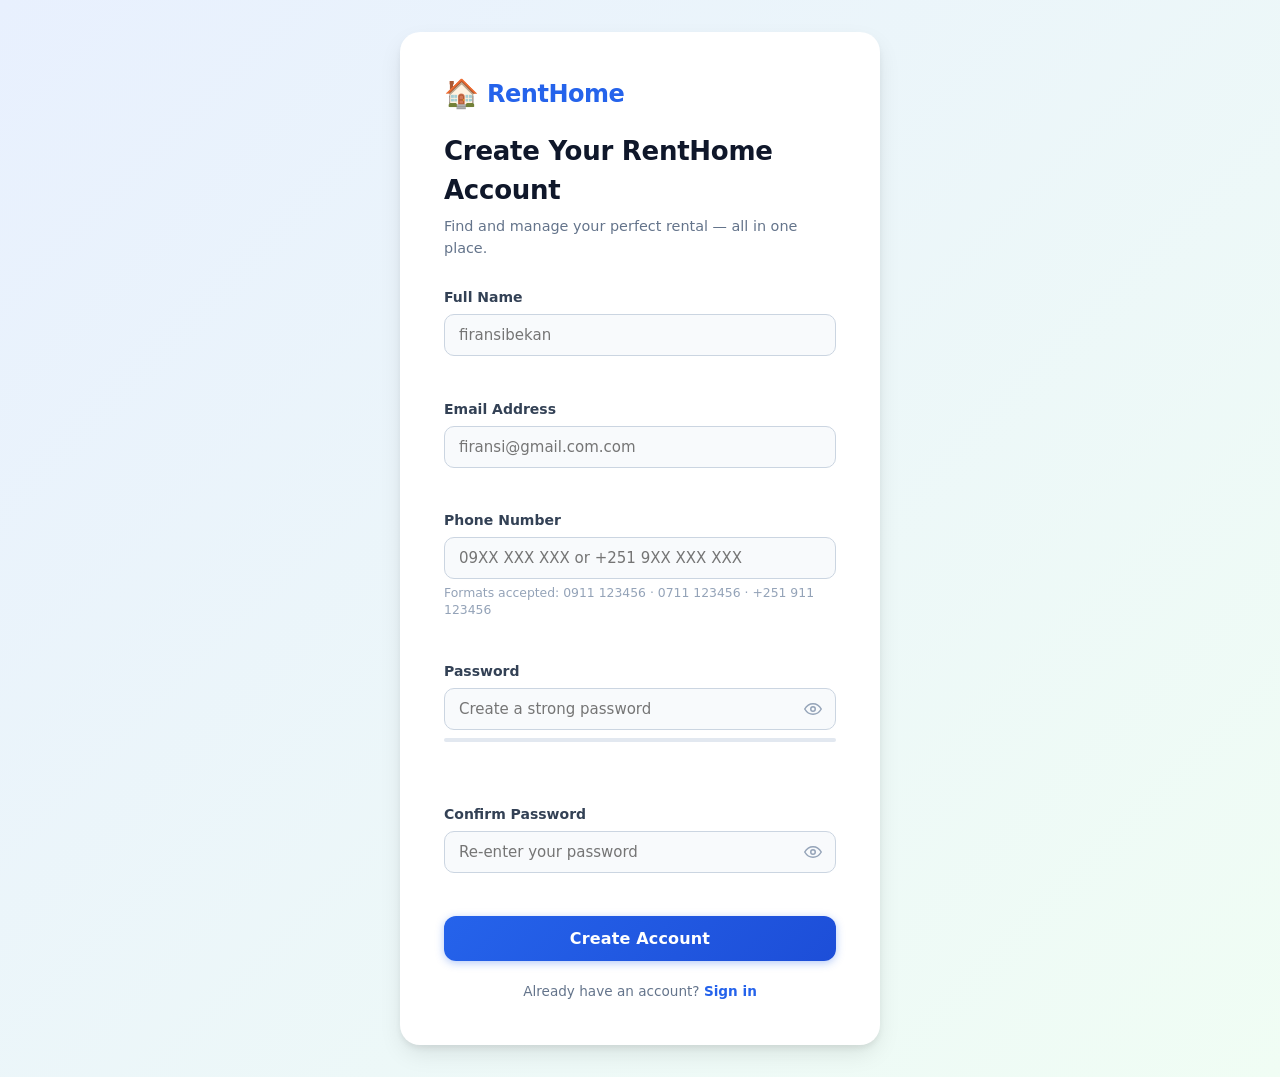
<file: InteractiveForm/index.html>
<!DOCTYPE html>
<html lang="en">
  <head>
    <meta charset="UTF-8" />
    <meta name="viewport" content="width=device-width, initial-scale=1.0" />
    <title>RentHome – Create Account</title>
    <link rel="stylesheet" href="style.css" />
  </head>
  <body>
    <main class="page-wrapper">
      <!-- ===== Card ===== -->
      <div class="card">

        <!-- Branding -->
        <div class="brand" aria-label="RentHome">
          <span class="brand-icon" aria-hidden="true">🏠</span>
          <span class="brand-name">RentHome</span>
        </div>

        <h1 class="card-title">Create Your RentHome Account</h1>
        <p class="card-subtitle">
          Find and manage your perfect rental — all in one place.
        </p>

        <!-- Success banner (hidden until valid submit) -->
        <div
          id="success-message"
          class="success-banner"
          role="alert"
          aria-live="polite"
          hidden
        >
          <span class="success-icon" aria-hidden="true">✓</span>
          Account created successfully! Welcome to RentHome.
        </div>

        <!-- ===== Registration Form ===== -->
        <form id="register-form" novalidate aria-label="Account registration">

          <!-- Full Name -->
          <div class="field-group" id="group-name">
            <label class="field-label" for="name">Full Name</label>
            <input
              class="field-input"
              type="text"
              id="name"
              name="name"
              placeholder="firansibekan"
              autocomplete="name"
              aria-describedby="error-name"
              aria-required="true"
            />
            <span class="field-error" id="error-name" role="alert" aria-live="polite"></span>
          </div>

          <!-- Email -->
          <div class="field-group" id="group-email">
            <label class="field-label" for="email">Email Address</label>
            <input
              class="field-input"
              type="email"
              id="email"
              name="email"
              placeholder="firansi@gmail.com.com"
              autocomplete="email"
              aria-describedby="error-email"
              aria-required="true"
            />
            <span class="field-error" id="error-email" role="alert" aria-live="polite"></span>
          </div>

          <!-- Phone -->
          <div class="field-group" id="group-phone">
            <label class="field-label" for="phone">Phone Number</label>
            <input
              class="field-input"
              type="tel"
              id="phone"
              name="phone"
              placeholder="09XX XXX XXX or +251 9XX XXX XXX"
              autocomplete="tel"
              aria-describedby="error-phone hint-phone"
              aria-required="true"
            />
            <span class="field-hint" id="hint-phone">
              Formats accepted: 0911 123456 · 0711 123456 · +251 911 123456
            </span>
            <span class="field-error" id="error-phone" role="alert" aria-live="polite"></span>
          </div>

          <!-- Password -->
          <div class="field-group" id="group-password">
            <label class="field-label" for="password">Password</label>
            <div class="input-wrapper">
              <input
                class="field-input"
                type="password"
                id="password"
                name="password"
                placeholder="Create a strong password"
                autocomplete="new-password"
                aria-describedby="error-password strength-bar-label"
                aria-required="true"
              />
              <button
                class="toggle-visibility"
                type="button"
                id="toggle-password"
                aria-label="Show password"
                aria-controls="password"
              >
                <svg class="eye-icon" id="eye-password" xmlns="http://www.w3.org/2000/svg" viewBox="0 0 24 24" fill="none" stroke="currentColor" stroke-width="2" stroke-linecap="round" stroke-linejoin="round" aria-hidden="true">
                  <path d="M1 12S5 5 12 5s11 7 11 7-4 7-11 7S1 12 1 12z"/>
                  <circle cx="12" cy="12" r="3"/>
                </svg>
                <svg class="eye-icon eye-off hidden" id="eye-off-password" xmlns="http://www.w3.org/2000/svg" viewBox="0 0 24 24" fill="none" stroke="currentColor" stroke-width="2" stroke-linecap="round" stroke-linejoin="round" aria-hidden="true">
                  <path d="M17.94 17.94A10.8 10.8 0 0 1 12 20C5 20 1 12 1 12a18.1 18.1 0 0 1 5.06-5.94"/>
                  <path d="M9.9 4.24A9.1 9.1 0 0 1 12 4c7 0 11 8 11 8a18.1 18.1 0 0 1-2.16 3.19"/>
                  <line x1="1" y1="1" x2="23" y2="23"/>
                </svg>
              </button>
            </div>

            <!-- Strength indicator -->
            <div class="strength-bar-wrapper" aria-hidden="true">
              <div class="strength-bar" id="strength-bar"></div>
            </div>
            <span class="strength-label" id="strength-bar-label" aria-live="polite"></span>

            <span class="field-error" id="error-password" role="alert" aria-live="polite"></span>
          </div>

          <!-- Confirm Password -->
          <div class="field-group" id="group-confirm">
            <label class="field-label" for="confirm-password">Confirm Password</label>
            <div class="input-wrapper">
              <input
                class="field-input"
                type="password"
                id="confirm-password"
                name="confirm-password"
                placeholder="Re-enter your password"
                autocomplete="new-password"
                aria-describedby="error-confirm"
                aria-required="true"
              />
              <button
                class="toggle-visibility"
                type="button"
                id="toggle-confirm"
                aria-label="Show confirm password"
                aria-controls="confirm-password"
              >
                <svg class="eye-icon" id="eye-confirm" xmlns="http://www.w3.org/2000/svg" viewBox="0 0 24 24" fill="none" stroke="currentColor" stroke-width="2" stroke-linecap="round" stroke-linejoin="round" aria-hidden="true">
                  <path d="M1 12S5 5 12 5s11 7 11 7-4 7-11 7S1 12 1 12z"/>
                  <circle cx="12" cy="12" r="3"/>
                </svg>
                <svg class="eye-icon eye-off hidden" id="eye-off-confirm" xmlns="http://www.w3.org/2000/svg" viewBox="0 0 24 24" fill="none" stroke="currentColor" stroke-width="2" stroke-linecap="round" stroke-linejoin="round" aria-hidden="true">
                  <path d="M17.94 17.94A10.8 10.8 0 0 1 12 20C5 20 1 12 1 12a18.1 18.1 0 0 1 5.06-5.94"/>
                  <path d="M9.9 4.24A9.1 9.1 0 0 1 12 4c7 0 11 8 11 8a18.1 18.1 0 0 1-2.16 3.19"/>
                  <line x1="1" y1="1" x2="23" y2="23"/>
                </svg>
              </button>
            </div>
            <span class="field-error" id="error-confirm" role="alert" aria-live="polite"></span>
          </div>

          <!-- Submit -->
          <button class="btn-submit" type="submit" id="submit-btn">
            Create Account
          </button>

          <p class="form-footer">
            Already have an account?
            <a href="#" class="form-link">Sign in</a>
          </p>

        </form>
      </div><!-- /card -->
    </main>

    <script src="script.js"></script>
  </body>
</html>
</file>
<file: InteractiveForm/style.css>
/* ============================================================
   RentHome – Account Registration
   style.css | Mobile-first, no frameworks
   ============================================================ */

/* ---------- Reset & Base ---------- */
*,
*::before,
*::after {
  box-sizing: border-box;
  margin: 0;
  padding: 0;
}

html {
  font-size: 16px;
  scroll-behavior: smooth;
}

body {
  min-height: 100vh;
  font-family: "Segoe UI", system-ui, -apple-system, sans-serif;
  font-size: 1rem;
  line-height: 1.5;
  color: #1e293b;
  background: linear-gradient(135deg, #e8f0fe 0%, #f0fdf4 100%);
  display: flex;
  align-items: center;
  justify-content: center;
  padding: 1.5rem 1rem;
}

/* ---------- Layout ---------- */
.page-wrapper {
  width: 100%;
  display: flex;
  justify-content: center;
  align-items: flex-start;
}

.card {
  background: #ffffff;
  border-radius: 1.25rem;
  box-shadow:
    0 4px 6px -1px rgba(0, 0, 0, 0.07),
    0 10px 25px -3px rgba(0, 0, 0, 0.1);
  padding: 2rem 1.5rem;
  width: 100%;
  max-width: 480px;
}

/* ---------- Brand ---------- */
.brand {
  display: flex;
  align-items: center;
  gap: 0.5rem;
  margin-bottom: 1.25rem;
}

.brand-icon {
  font-size: 1.75rem;
  line-height: 1;
}

.brand-name {
  font-size: 1.375rem;
  font-weight: 700;
  color: #2563eb;
  letter-spacing: -0.02em;
}

/* ---------- Card heading ---------- */
.card-title {
  font-size: 1.375rem;
  font-weight: 700;
  color: #0f172a;
  margin-bottom: 0.375rem;
  letter-spacing: -0.01em;
}

.card-subtitle {
  font-size: 0.9rem;
  color: #64748b;
  margin-bottom: 1.75rem;
}

/* ---------- Success Banner ---------- */
.success-banner {
  display: flex;
  align-items: center;
  gap: 0.625rem;
  background: #f0fdf4;
  border: 1px solid #86efac;
  color: #166534;
  border-radius: 0.75rem;
  padding: 0.875rem 1rem;
  font-size: 0.9rem;
  font-weight: 500;
  margin-bottom: 1.5rem;
}

.success-banner[hidden] {
  display: none;
}

.success-icon {
  flex-shrink: 0;
  display: inline-flex;
  align-items: center;
  justify-content: center;
  width: 1.5rem;
  height: 1.5rem;
  background: #22c55e;
  color: #fff;
  border-radius: 50%;
  font-size: 0.8rem;
  font-weight: 700;
}

/* ---------- Field Group ---------- */
.field-group {
  margin-bottom: 1.25rem;
  position: relative;
}

.field-label {
  display: block;
  font-size: 0.875rem;
  font-weight: 600;
  color: #334155;
  margin-bottom: 0.375rem;
}

/* ---------- Input + Wrapper ---------- */
.input-wrapper {
  position: relative;
  display: flex;
  align-items: center;
}

.field-input {
  width: 100%;
  padding: 0.6875rem 0.875rem;
  font-size: 0.9375rem;
  font-family: inherit;
  color: #1e293b;
  background: #f8fafc;
  border: 1.5px solid #cbd5e1;
  border-radius: 0.625rem;
  outline: none;
  transition:
    border-color 0.18s ease,
    background 0.18s ease,
    box-shadow 0.18s ease;
  /* room for the eye icon when inside .input-wrapper */
}

.input-wrapper .field-input {
  padding-right: 2.75rem;
}

/* Focus state */
.field-input:focus {
  border-color: #2563eb;
  background: #ffffff;
  box-shadow: 0 0 0 3px rgba(37, 99, 235, 0.15);
}

/* Valid state (JS adds .is-valid) */
.field-group.is-valid .field-input {
  border-color: #22c55e;
  background: #f0fdf4;
}

/* Error state (JS adds .has-error) */
.field-group.has-error .field-input {
  border-color: #ef4444;
  background: #fff8f8;
  box-shadow: 0 0 0 3px rgba(239, 68, 68, 0.1);
}

/* ---------- Toggle Visibility Button ---------- */
.toggle-visibility {
  position: absolute;
  right: 0.625rem;
  top: 50%;
  transform: translateY(-50%);
  background: none;
  border: none;
  padding: 0.25rem;
  cursor: pointer;
  color: #94a3b8;
  display: flex;
  align-items: center;
  justify-content: center;
  border-radius: 0.375rem;
  transition: color 0.15s ease;
  line-height: 0;
}

.toggle-visibility:hover,
.toggle-visibility:focus-visible {
  color: #2563eb;
  outline: 2px solid #2563eb;
  outline-offset: 1px;
}

.eye-icon {
  width: 1.125rem;
  height: 1.125rem;
}

.eye-icon.hidden {
  display: none;
}

/* ---------- Hint text ---------- */
.field-hint {
  display: block;
  font-size: 0.775rem;
  color: #94a3b8;
  margin-top: 0.3rem;
  line-height: 1.4;
}

/* ---------- Error messages ---------- */
.field-error {
  display: block;
  font-size: 0.8rem;
  color: #dc2626;
  margin-top: 0.3rem;
  min-height: 1.1rem; /* keeps layout stable */
  font-weight: 500;
  line-height: 1.3;
}

/* ---------- Password Strength Bar ---------- */
.strength-bar-wrapper {
  height: 4px;
  background: #e2e8f0;
  border-radius: 99px;
  margin-top: 0.5rem;
  overflow: hidden;
}

.strength-bar {
  height: 100%;
  width: 0%;
  border-radius: 99px;
  transition: width 0.3s ease, background-color 0.3s ease;
}

/* strength levels set via JS data attribute */
.strength-bar[data-level="weak"]   { width: 33%; background: #ef4444; }
.strength-bar[data-level="fair"]   { width: 66%; background: #f59e0b; }
.strength-bar[data-level="strong"] { width: 100%; background: #22c55e; }

.strength-label {
  display: block;
  font-size: 0.775rem;
  font-weight: 600;
  margin-top: 0.25rem;
  min-height: 1rem;
  transition: color 0.2s ease;
}

.strength-label[data-level="weak"]   { color: #dc2626; }
.strength-label[data-level="fair"]   { color: #d97706; }
.strength-label[data-level="strong"] { color: #16a34a; }

/* ---------- Submit Button ---------- */
.btn-submit {
  display: block;
  width: 100%;
  padding: 0.8125rem 1rem;
  margin-top: 0.5rem;
  font-size: 1rem;
  font-family: inherit;
  font-weight: 600;
  color: #ffffff;
  background: linear-gradient(135deg, #2563eb 0%, #1d4ed8 100%);
  border: none;
  border-radius: 0.75rem;
  cursor: pointer;
  letter-spacing: 0.01em;
  transition:
    background 0.18s ease,
    box-shadow 0.18s ease,
    transform 0.12s ease;
  box-shadow: 0 2px 8px rgba(37, 99, 235, 0.35);
}

.btn-submit:hover {
  background: linear-gradient(135deg, #1d4ed8 0%, #1e40af 100%);
  box-shadow: 0 4px 14px rgba(37, 99, 235, 0.45);
  transform: translateY(-1px);
}

.btn-submit:active {
  transform: translateY(0);
  box-shadow: 0 2px 6px rgba(37, 99, 235, 0.3);
}

.btn-submit:focus-visible {
  outline: 3px solid #2563eb;
  outline-offset: 3px;
}

/* ---------- Form Footer ---------- */
.form-footer {
  text-align: center;
  font-size: 0.85rem;
  color: #64748b;
  margin-top: 1.25rem;
}

.form-link {
  color: #2563eb;
  font-weight: 600;
  text-decoration: none;
  transition: color 0.15s;
}

.form-link:hover {
  color: #1d4ed8;
  text-decoration: underline;
}

.form-link:focus-visible {
  outline: 2px solid #2563eb;
  outline-offset: 2px;
  border-radius: 2px;
}

/* ============================================================
   Responsive – Tablet (≥ 540px)
   ============================================================ */
@media (min-width: 540px) {
  .card {
    padding: 2.5rem 2.25rem;
  }

  .card-title {
    font-size: 1.5rem;
  }

  .brand-name {
    font-size: 1.5rem;
  }
}

/* ============================================================
   Responsive – Desktop (≥ 768px)
   ============================================================ */
@media (min-width: 768px) {
  body {
    padding: 2rem;
  }

  .card {
    padding: 2.75rem 2.75rem;
  }

  .card-title {
    font-size: 1.625rem;
  }
}
</file>
